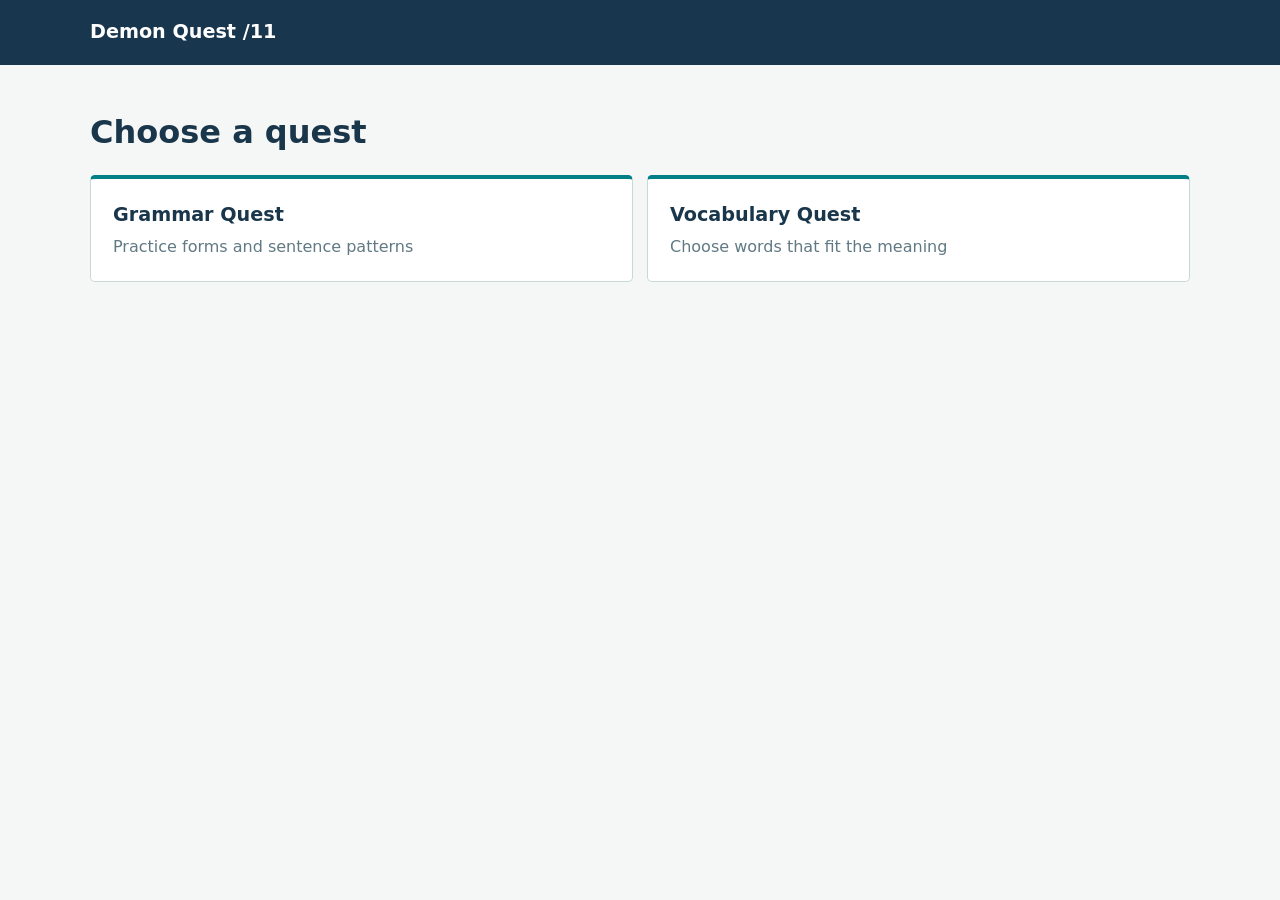
<file: docs/index.html>
<!doctype html>
<html lang="en">
<head>
  <meta charset="utf-8">
  <meta name="viewport" content="width=device-width,initial-scale=1">
  <title>Demon Quest</title>
  <style>
    :root{font:16px/1.5 system-ui,-apple-system,sans-serif;color:#19364b;background:#f5f7f6}
    body{margin:0}
    header{background:#18364e;color:white;padding:18px max(20px,calc((100% - 1100px)/2));font-weight:800;font-size:1.2rem}
    main{max-width:1100px;margin:auto;padding:48px 20px}
    h1{font-size:2rem;line-height:1.2;margin:0 0 24px}
    .modules{display:grid;grid-template-columns:repeat(2,minmax(0,1fr));gap:14px}
    .modules a{display:block;background:white;border:1px solid #c7d9d7;border-top:4px solid #007f86;border-radius:5px;padding:22px;text-decoration:none;color:#19364b}
    .modules a:hover{background:#eaf6f3}
    .modules strong{display:block;font-size:1.2rem}
    .modules span{display:block;color:#607984;margin-top:5px}
    a:focus-visible{outline:3px solid #d89d31;outline-offset:3px}
    @media(max-width:600px){.modules{grid-template-columns:1fr}main{padding:32px 16px}}
  </style>
</head>
<body><header>Demon Quest /11</header><main><h1>Choose a quest</h1><div class="modules"><a href="grammar/"><strong>Grammar Quest</strong><span>Practice forms and sentence patterns</span></a><a href="vocabulary/"><strong>Vocabulary Quest</strong><span>Choose words that fit the meaning</span></a></div></main></body>
</html>
</file>
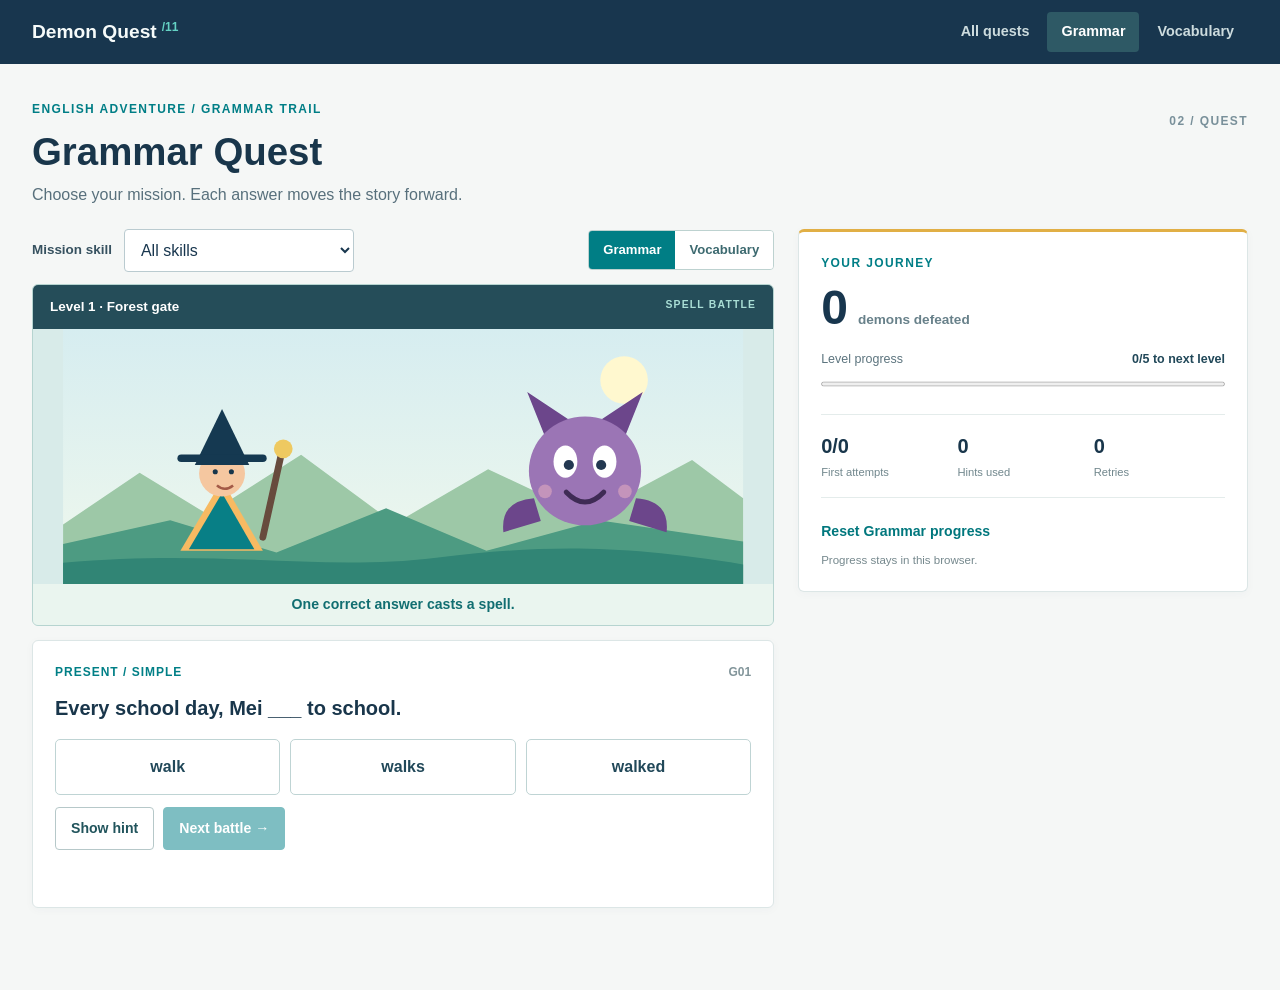
<file: docs/grammar/index.html>
<!doctype html>
<html lang="en"><head><meta charset="utf-8"><meta name="viewport" content="width=device-width,initial-scale=1"><title>Grammar Quest | Demon Quest</title><link rel="stylesheet" href="style.css"><script src="game.js" defer></script></head>
<body class="game-page" data-module="grammar" data-bank="data.json">
<header class="site-header"><div class="header-inner"><a class="brand" href="../">Demon Quest<span class="brand-mark">/11</span></a><nav aria-label="Main navigation"><a href="../">All quests</a><a class="active" href="../grammar/">Grammar</a><a href="../vocabulary/">Vocabulary</a></nav></div></header>
<main class="page-shell"><div class="page-heading game-heading"><div><p class="eyebrow">English adventure / Grammar trail</p><h1>Grammar Quest</h1><p class="lead">Choose your mission. Each answer moves the story forward.</p></div><span class="page-index">02 / Quest</span></div>
<div class="game-layout"><div class="game-main">
<section class="mission-strip"><label for="mission">Mission skill</label><select id="mission"><option value="">All skills</option></select><div class="module-tabs" aria-label="Quest module"><a class="active" href="../grammar/">Grammar</a><a href="../vocabulary/">Vocabulary</a></div></section>
<section class="arena" aria-label="Cartoon demon battle"><div class="arena-top"><span id="battle-title">Level 1 · Forest gate</span><span class="arena-badge">SPELL BATTLE</span></div><svg viewBox="0 0 800 300" role="img" aria-label="A young hero faces a cartoon demon across a forest clearing">
<defs><linearGradient id="sky" x2="0" y2="1"><stop stop-color="#d6edf0"/><stop offset="1" stop-color="#f0f8ed"/></linearGradient></defs>
<rect width="800" height="300" fill="url(#sky)"/><circle cx="660" cy="60" r="28" fill="#fff8cf"/><path d="M0 230 90 169 170 218 280 148 390 229 500 165 617 220 740 154 800 199v101H0Z" fill="#9dc8a7"/><path d="M0 253 126 225 251 263 380 211 498 261 630 225 800 250v50H0Z" fill="#4d9b82"/><path d="M0 275c186-17 299 11 439-6 118-14 211-17 361 8v23H0Z" fill="#318575"/>
<g class="hero" transform="translate(187 170)"><path d="M-49 91 0 8 48 91Z" fill="#f7ba62"/><path d="M-39 89 0 23 38 89Z" fill="#087f86"/><circle cy="0" r="27" fill="#f5c7a0"/><path d="M-32-10 0-76 32-10Z" fill="#153951"/><path d="M-48-18h96" stroke="#153951" stroke-width="9" stroke-linecap="round"/><circle cx="-8" cy="-2" r="3" fill="#17364b"/><circle cx="11" cy="-2" r="3" fill="#17364b"/><path d="M-6 14q9 8 19 0" fill="none" stroke="#a45b47" stroke-width="3"/><path d="M48 75 70-24" stroke="#674b3d" stroke-width="8" stroke-linecap="round"/><circle cx="72" cy="-29" r="11" fill="#eec960"/></g>
<g class="spell"><path d="M268 150h239l-24-17 60 19-60 18 24-17H268Z" fill="#eaba39"/><circle cx="545" cy="152" r="12" fill="#fff2a0"/></g>
<g class="demon" transform="translate(614 167)"><path d="M-42-28-68-93-17-59M42-28 68-93 17-59" fill="#6c468b"/><path d="M-60 32q-40 3-36 40l44-13M60 32q40 3 36 40L52 59" fill="#6c468b"/><ellipse rx="66" ry="64" fill="#9b75b5"/><ellipse cx="-23" cy="-11" rx="14" ry="19" fill="white"/><ellipse cx="23" cy="-11" rx="14" ry="19" fill="white"/><circle cx="-19" cy="-7" r="6" fill="#233851"/><circle cx="19" cy="-7" r="6" fill="#233851"/><path d="M-22 25q22 23 44 0" fill="none" stroke="#3f2b55" stroke-width="6" stroke-linecap="round"/><circle cx="-47" cy="24" r="8" fill="#c494bb"/><circle cx="47" cy="24" r="8" fill="#c494bb"/></g>
<g class="sparkles" fill="#e4a72e"><path d="M556 83l7 19 19 7-19 7-7 19-7-19-19-7 19-7Z"/><path d="M689 160l6 16 16 6-16 6-6 16-6-16-16-6 16-6Z"/><path d="M590 225l5 13 13 5-13 5-5 13-5-13-13-5 13-5Z"/></g></svg><p id="battle-status" role="status">One correct answer casts a spell.</p></section>
<section class="panel question-panel"><div class="question-meta"><span class="tag" id="skill"></span><span id="item-id"></span></div><p id="scaffold" class="scaffold" hidden></p><h2 id="question" tabindex="-1">Loading question...</h2><div id="choices" class="choices"></div><div id="entry-wrap"><label for="entry">Your answer</label><input id="entry" autocomplete="off"></div><div class="action-row"><button id="check" class="primary-button">Check answer</button><button id="hint" class="secondary-button">Show hint</button><button id="next" class="primary-button" disabled>Next battle →</button></div><p id="feedback" class="feedback" role="status"></p></section></div>
<aside class="game-side"><section class="panel progress-panel"><p class="eyebrow">Your journey</p><div class="defeat-total"><strong id="defeats">0</strong><span>demons defeated</span></div><div class="level-line"><span>Level progress</span><strong id="level-progress">0/5 to next level</strong></div><progress id="level-meter" max="5" value="0"></progress><div class="stat-grid"><div><strong id="first-accuracy">0/0</strong><span>First attempts</span></div><div><strong id="hints-count">0</strong><span>Hints used</span></div><div><strong id="retries-count">0</strong><span>Retries</span></div></div><button id="reset" class="text-button">Reset Grammar progress</button><p class="storage-note">Progress stays in this browser.</p></section></aside></div></main></body></html>
</file>
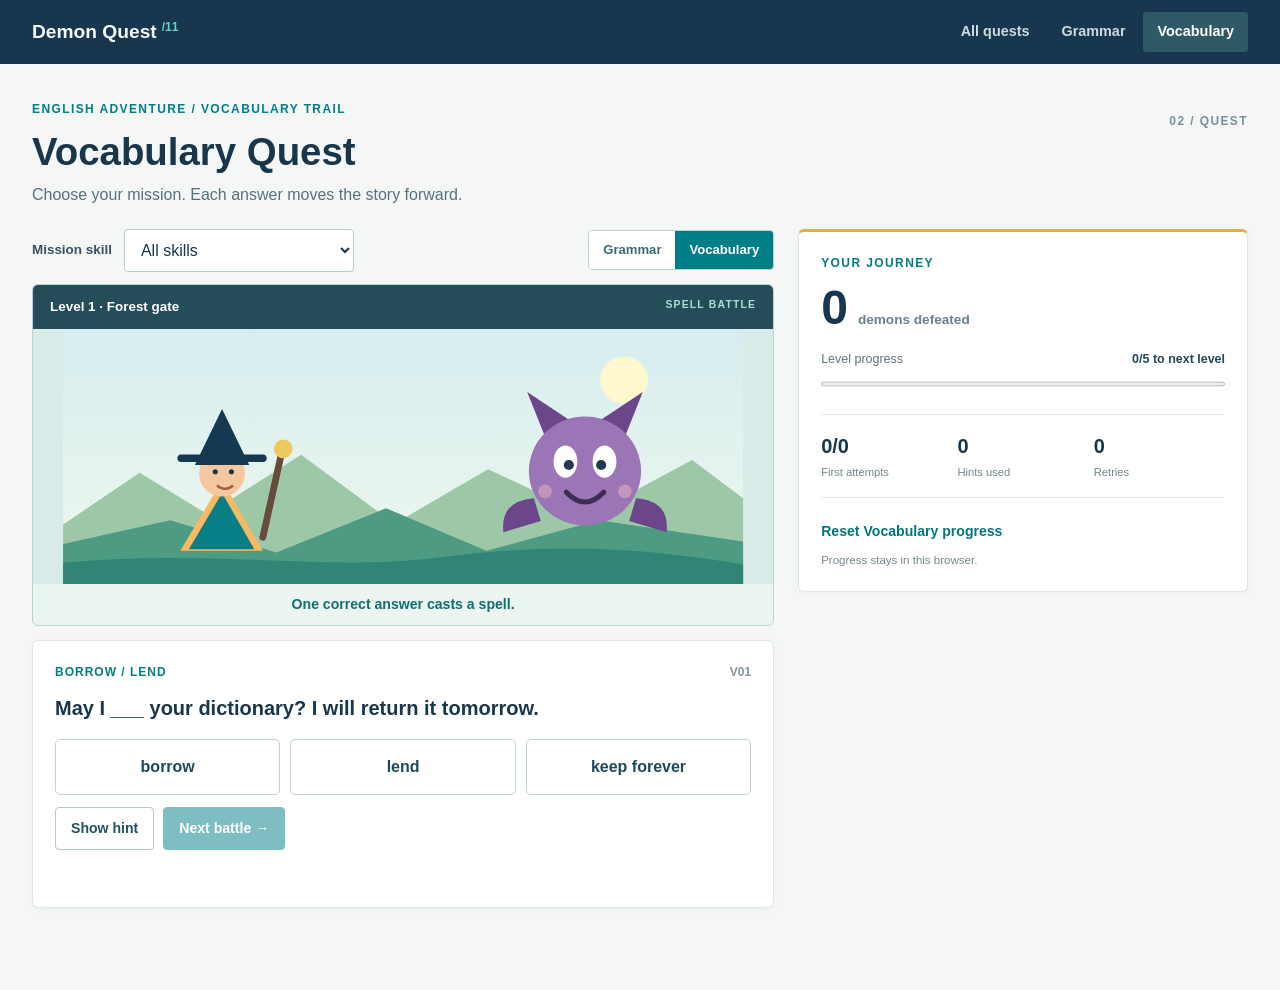
<file: docs/vocabulary/index.html>
<!doctype html>
<html lang="en"><head><meta charset="utf-8"><meta name="viewport" content="width=device-width,initial-scale=1"><title>Vocabulary Quest | Demon Quest</title><link rel="stylesheet" href="style.css"><script src="game.js" defer></script></head>
<body class="game-page" data-module="vocabulary" data-bank="data.json">
<header class="site-header"><div class="header-inner"><a class="brand" href="../">Demon Quest<span class="brand-mark">/11</span></a><nav aria-label="Main navigation"><a href="../">All quests</a><a href="../grammar/">Grammar</a><a class="active" href="../vocabulary/">Vocabulary</a></nav></div></header>
<main class="page-shell"><div class="page-heading game-heading"><div><p class="eyebrow">English adventure / Vocabulary trail</p><h1>Vocabulary Quest</h1><p class="lead">Choose your mission. Each answer moves the story forward.</p></div><span class="page-index">02 / Quest</span></div>
<div class="game-layout"><div class="game-main">
<section class="mission-strip"><label for="mission">Mission skill</label><select id="mission"><option value="">All skills</option></select><div class="module-tabs" aria-label="Quest module"><a href="../grammar/">Grammar</a><a class="active" href="../vocabulary/">Vocabulary</a></div></section>
<section class="arena" aria-label="Cartoon demon battle"><div class="arena-top"><span id="battle-title">Level 1 · Forest gate</span><span class="arena-badge">SPELL BATTLE</span></div><svg viewBox="0 0 800 300" role="img" aria-label="A young hero faces a cartoon demon across a forest clearing">
<defs><linearGradient id="sky" x2="0" y2="1"><stop stop-color="#d6edf0"/><stop offset="1" stop-color="#f0f8ed"/></linearGradient></defs>
<rect width="800" height="300" fill="url(#sky)"/><circle cx="660" cy="60" r="28" fill="#fff8cf"/><path d="M0 230 90 169 170 218 280 148 390 229 500 165 617 220 740 154 800 199v101H0Z" fill="#9dc8a7"/><path d="M0 253 126 225 251 263 380 211 498 261 630 225 800 250v50H0Z" fill="#4d9b82"/><path d="M0 275c186-17 299 11 439-6 118-14 211-17 361 8v23H0Z" fill="#318575"/>
<g class="hero" transform="translate(187 170)"><path d="M-49 91 0 8 48 91Z" fill="#f7ba62"/><path d="M-39 89 0 23 38 89Z" fill="#087f86"/><circle cy="0" r="27" fill="#f5c7a0"/><path d="M-32-10 0-76 32-10Z" fill="#153951"/><path d="M-48-18h96" stroke="#153951" stroke-width="9" stroke-linecap="round"/><circle cx="-8" cy="-2" r="3" fill="#17364b"/><circle cx="11" cy="-2" r="3" fill="#17364b"/><path d="M-6 14q9 8 19 0" fill="none" stroke="#a45b47" stroke-width="3"/><path d="M48 75 70-24" stroke="#674b3d" stroke-width="8" stroke-linecap="round"/><circle cx="72" cy="-29" r="11" fill="#eec960"/></g>
<g class="spell"><path d="M268 150h239l-24-17 60 19-60 18 24-17H268Z" fill="#eaba39"/><circle cx="545" cy="152" r="12" fill="#fff2a0"/></g>
<g class="demon" transform="translate(614 167)"><path d="M-42-28-68-93-17-59M42-28 68-93 17-59" fill="#6c468b"/><path d="M-60 32q-40 3-36 40l44-13M60 32q40 3 36 40L52 59" fill="#6c468b"/><ellipse rx="66" ry="64" fill="#9b75b5"/><ellipse cx="-23" cy="-11" rx="14" ry="19" fill="white"/><ellipse cx="23" cy="-11" rx="14" ry="19" fill="white"/><circle cx="-19" cy="-7" r="6" fill="#233851"/><circle cx="19" cy="-7" r="6" fill="#233851"/><path d="M-22 25q22 23 44 0" fill="none" stroke="#3f2b55" stroke-width="6" stroke-linecap="round"/><circle cx="-47" cy="24" r="8" fill="#c494bb"/><circle cx="47" cy="24" r="8" fill="#c494bb"/></g>
<g class="sparkles" fill="#e4a72e"><path d="M556 83l7 19 19 7-19 7-7 19-7-19-19-7 19-7Z"/><path d="M689 160l6 16 16 6-16 6-6 16-6-16-16-6 16-6Z"/><path d="M590 225l5 13 13 5-13 5-5 13-5-13-13-5 13-5Z"/></g></svg><p id="battle-status" role="status">One correct answer casts a spell.</p></section>
<section class="panel question-panel"><div class="question-meta"><span class="tag" id="skill"></span><span id="item-id"></span></div><p id="scaffold" class="scaffold" hidden></p><h2 id="question" tabindex="-1">Loading question...</h2><div id="choices" class="choices"></div><div id="entry-wrap"><label for="entry">Your answer</label><input id="entry" autocomplete="off"></div><div class="action-row"><button id="check" class="primary-button">Check answer</button><button id="hint" class="secondary-button">Show hint</button><button id="next" class="primary-button" disabled>Next battle →</button></div><p id="feedback" class="feedback" role="status"></p></section></div>
<aside class="game-side"><section class="panel progress-panel"><p class="eyebrow">Your journey</p><div class="defeat-total"><strong id="defeats">0</strong><span>demons defeated</span></div><div class="level-line"><span>Level progress</span><strong id="level-progress">0/5 to next level</strong></div><progress id="level-meter" max="5" value="0"></progress><div class="stat-grid"><div><strong id="first-accuracy">0/0</strong><span>First attempts</span></div><div><strong id="hints-count">0</strong><span>Hints used</span></div><div><strong id="retries-count">0</strong><span>Retries</span></div></div><button id="reset" class="text-button">Reset Vocabulary progress</button><p class="storage-note">Progress stays in this browser.</p></section></aside></div></main></body></html>
</file>
<file: docs/grammar/style.css>
:root{font-family:Inter,ui-sans-serif,-apple-system,BlinkMacSystemFont,"Segoe UI",sans-serif;color:#19364b;background:#f5f7f6;font-size:16px;line-height:1.5}
*{box-sizing:border-box}
[hidden]{display:none!important}
body{margin:0}
button,input,textarea,select{font:inherit}
button{cursor:pointer}
button:disabled{opacity:.5;cursor:not-allowed}
a{color:inherit}
:focus-visible{outline:3px solid #d89d31;outline-offset:3px}
.visually-hidden{position:absolute;width:1px;height:1px;clip:rect(0,0,0,0);overflow:hidden}
.site-header{background:#18364e;color:#f6fbfa}
.header-inner{max-width:1320px;min-height:64px;padding:0 32px;margin:auto;display:flex;align-items:center;justify-content:space-between;gap:24px}
.brand{font-size:1.2rem;font-weight:800;text-decoration:none;white-space:nowrap}
.brand-mark{font-size:.75rem;color:#64d2c4;margin-left:5px;vertical-align:top}
.site-header nav{display:flex;align-items:center;gap:4px;flex-wrap:wrap}
.site-header nav a{padding:9px 14px;border-radius:4px;color:#cddcde;text-decoration:none;font-size:.9rem;font-weight:600}
.site-header nav a:hover,.site-header nav a.active{background:#2e5965;color:#fff}
.page-shell{max-width:1320px;padding:36px 32px 64px;margin:auto}
.page-heading{display:flex;justify-content:space-between;align-items:flex-start;gap:20px;margin-bottom:30px}
.eyebrow,.page-index,.small-label{font-size:.75rem;font-weight:800;letter-spacing:1.4px;text-transform:uppercase;color:#007e86}
h1,h2,p{margin-top:0}
h1{font-size:clamp(1.8rem,2.4rem,2.7rem);line-height:1.14;margin:5px 0 9px;letter-spacing:0}
.lead{color:#58707c;margin:0}
.page-index{white-space:nowrap;margin-top:12px;color:#79909a}
.lab-layout,.game-layout{display:grid;grid-template-columns:minmax(0,1.65fr) minmax(300px,1fr);gap:24px;align-items:start}
.lab-main,.lab-side,.game-main,.game-side{min-width:0}
.panel{background:#fff;border:1px solid #dce6e6;border-radius:6px;padding:22px;margin-bottom:18px;box-shadow:0 2px 10px #17455708}
.section-heading{display:flex;align-items:flex-start;gap:13px;margin-bottom:18px}
.section-heading-outside{margin:26px 0 15px}
.section-heading h2{font-size:1.09rem;line-height:1.25;margin:0 0 3px}
.section-heading p{font-size:.86rem;color:#69808a;margin:0}
.step{flex:0 0 30px;height:30px;display:grid;place-items:center;border-radius:4px;background:#d7f0ed;color:#006f73;font-size:.75rem;font-weight:800}
label,legend{display:block;font-size:.84rem;font-weight:700;color:#375260}
input:not([type=radio]),textarea,select{width:100%;padding:11px 12px;border:1px solid #bacbd0;border-radius:4px;background:#fff;color:#18364e;min-width:0}
input:not([type=radio]):focus,textarea:focus,select:focus{border-color:#00878b;outline:2px solid #b6e7e2}
textarea{resize:vertical}
.field-grid{display:grid;grid-template-columns:1fr 1fr;gap:12px}
label input,label select{margin-top:7px}
.focus-field{border:0;padding:0;margin:18px 0 0}
.focus-field legend{margin-bottom:8px}
.segmented{display:flex;gap:0;border:1px solid #b8cfd0;border-radius:4px;overflow:hidden;width:max-content;max-width:100%}
.segmented label{cursor:pointer}
.segmented input{position:absolute;opacity:0;width:1px;height:1px}
.segmented span{display:block;padding:9px 15px;background:#f6faf9;color:#537077}
.segmented label+label span{border-left:1px solid #b8cfd0}
.segmented input:checked+span{background:#007f86;color:#fff}
.segmented input:focus-visible+span{outline:3px solid #d89d31;outline-offset:-3px}
.sample-label{margin-bottom:14px}
#writing{min-height:265px;line-height:1.7}
.action-row{display:flex;flex-wrap:wrap;align-items:center;gap:9px;margin-top:12px}
.primary-button,.secondary-button,.text-button{border-radius:4px;padding:10px 15px;font-weight:700;font-size:.88rem}
.primary-button{background:#007f86;border:1px solid #007f86;color:#fff}
.primary-button:hover:not(:disabled){background:#00686f}
.secondary-button{background:#fff;border:1px solid #b6c8c9;color:#21545c}
.secondary-button:hover:not(:disabled){background:#edf7f5}
.text-button{border:0;background:transparent;color:#00777d;padding-left:0;padding-right:0;text-align:left}
.text-button:hover{text-decoration:underline}
.status{margin:10px 0 0;color:#3f6d72;font-size:.86rem;min-height:1.3em}
.metric-grid{display:grid;grid-template-columns:repeat(3,minmax(0,1fr));gap:10px}
.metric-card{background:#fff;border:1px solid #dce6e6;border-radius:5px;min-height:125px;padding:15px;display:flex;flex-direction:column}
.metric-card span{color:#55727b;font-size:.78rem;font-weight:700}
.metric-card strong{font-size:1.55rem;line-height:1.2;margin:5px 0;color:#18364e}
.metric-card small{font-size:.72rem;color:#70858b;line-height:1.35}
.more-measures summary{cursor:pointer;font-weight:700;color:#275861}
.measure-row{display:grid;grid-template-columns:minmax(130px,1fr) auto;gap:2px 15px;border-bottom:1px solid #e8eeee;padding:11px 0}
.measure-row:first-child{margin-top:12px}
.measure-row span{font-weight:650}
.measure-row small{grid-column:1/-1;color:#667e84}
#methods{font-size:.78rem;color:#687f83;line-height:1.5;margin:14px 0 0}
.sentence-chart{display:flex;align-items:stretch;gap:3px;height:195px;overflow-x:auto;padding:8px 2px 0;border-bottom:1px solid #bdd2d1}
.chart-bar{flex:1 0 16px;max-width:42px;min-width:16px;border:0;background:transparent;padding:0;display:flex;flex-direction:column;justify-content:flex-end;align-items:center;gap:5px;color:#607a80}
.bar-fill{width:100%;height:var(--bar-height);min-height:8px;background:#4ab0ab;border-radius:2px 2px 0 0;transition:background .15s}
.chart-bar:hover .bar-fill,.chart-bar.selected .bar-fill{background:#0b777e}
.bar-index{font-size:.65rem;line-height:1}
.evidence-quote{margin-top:15px;padding:12px 14px;background:#ecf5f3;border-left:3px solid #00848a;color:#335460;font-size:.84rem;overflow-wrap:anywhere}
.support-panel{border-top:3px solid #0a8a88}
.empty-state{padding:16px;background:#f3f7f6;color:#698087;font-size:.88rem;line-height:1.55}
.support-panel select{margin:6px 0 15px}
blockquote{margin:0;padding:13px 15px;background:#ecf6f3;border-left:3px solid #00848a;font-weight:650;overflow-wrap:anywhere}
#priority-kind{margin:16px 0 6px}
#hint-text{font-size:.9rem;line-height:1.6;margin-bottom:4px}
.example{background:#fdf5df;padding:12px;border-radius:4px;font-size:.85rem;color:#604d22}
.rule-note{border-top:1px solid #e5eeee;padding-top:12px;margin-top:15px;color:#73878b;font-size:.75rem}
.ai-line{margin-top:16px}
.ai-line p{font-size:.76rem;color:#657d83;margin:6px 0 0}
#ai-result{background:#f2f8f6;border-left:3px solid #2e9b93;padding:11px 13px;margin:12px 0 0;font-size:.85rem}
.comparison-text{display:grid;gap:9px}
.comparison-text>div{padding:11px;border:1px solid #e2ebeb;border-radius:4px;background:#fbfdfc}
.comparison-text span{display:block;color:#007f86;font-size:.73rem;font-weight:800;text-transform:uppercase;letter-spacing:1px}
.comparison-text p{font-size:.79rem;color:#4a646d;margin:5px 0 0;line-height:1.5;overflow-wrap:anywhere;white-space:pre-wrap;max-height:145px;overflow-y:auto}
.comparison-row{display:flex;justify-content:space-between;gap:12px;border-bottom:1px solid #e6eeee;padding:8px 0;font-size:.83rem}
.comparison-row strong{white-space:nowrap}
.comparison-panel label{margin-top:16px}
#explanation{min-height:100px;margin-top:7px;font-size:.85rem}
.game-heading{margin-bottom:22px}
.mission-strip{display:flex;align-items:center;gap:12px;margin-bottom:12px}
.mission-strip label{white-space:nowrap}
.mission-strip select{max-width:230px}
.module-tabs{margin-left:auto;display:flex;border:1px solid #bdd2d0;border-radius:4px;overflow:hidden}
.module-tabs a{padding:9px 14px;font-size:.82rem;font-weight:750;text-decoration:none;background:#fff;color:#3d6a70}
.module-tabs a.active{background:#007e85;color:#fff}
.arena{overflow:hidden;border-radius:6px;background:#d8ebe9;border:1px solid #b6d4d0;margin-bottom:14px}
.arena-top{display:flex;justify-content:space-between;gap:15px;padding:12px 17px;background:#254d59;color:#fff;font-size:.84rem;font-weight:800}
.arena-badge{font-size:.65rem;color:#a9ded5;letter-spacing:1.2px}
.arena svg{display:block;width:100%;height:auto;max-height:255px}
.arena p{margin:0;padding:10px 15px;text-align:center;background:#eaf5ef;color:#116e71;font-weight:800;font-size:.88rem}
.spell,.sparkles{opacity:0}
.arena.won .spell{animation:cast .7s ease-out}
.arena.won .demon{opacity:0;transition:opacity .4s .25s}
.arena.won .sparkles{opacity:1;animation:shimmer .75s ease-out}
.arena.blocked .demon{filter:drop-shadow(0 0 8px #74529b)}
@keyframes cast{0%{opacity:0;transform:translateX(-60px)}40%{opacity:1}100%{opacity:0;transform:translateX(120px)}}
@keyframes shimmer{from{opacity:0}to{opacity:1}}
.question-meta{display:flex;justify-content:space-between;gap:10px;color:#82959a;font-size:.75rem;font-weight:800}
.tag{color:#007f86;text-transform:uppercase;letter-spacing:1px}
.question-panel h2{font-size:1.25rem;line-height:1.35;margin:14px 0 17px}
.choices{display:grid;grid-template-columns:repeat(3,minmax(0,1fr));gap:10px}
.choice-button{border:1px solid #bfd4d4;background:#fff;color:#214859;border-radius:5px;padding:15px 10px;min-height:54px;font-weight:750}
.choice-button:hover:not(:disabled),.choice-button:focus-visible{border-color:#007f86;background:#eaf6f3}
#entry-wrap{margin-bottom:12px}
.feedback{margin:15px 0 0;min-height:1.4em;color:#355d66;font-size:.9rem;font-weight:650}
.scaffold{padding:11px 13px;background:#fff5d8;border-left:3px solid #c79027;color:#5d4e2c;font-size:.85rem}
.progress-panel{border-top:3px solid #e1af45}
.defeat-total{display:flex;align-items:baseline;gap:10px;margin:6px 0 18px}
.defeat-total strong{font-size:3rem;line-height:1;color:#18364e}
.defeat-total span{font-size:.85rem;font-weight:700;color:#68818a}
.level-line{display:flex;justify-content:space-between;gap:8px;font-size:.78rem;color:#5c747e}
.level-line strong{color:#214859}
progress{width:100%;height:10px;accent-color:#007e85;margin:10px 0 22px}
.stat-grid{display:grid;grid-template-columns:repeat(3,1fr);gap:5px;border-top:1px solid #e4eceb;border-bottom:1px solid #e4eceb;padding:16px 0}
.stat-grid div{display:flex;flex-direction:column;gap:3px}
.stat-grid strong{font-size:1.25rem}
.stat-grid span{font-size:.7rem;color:#71878d}
.progress-panel .text-button{margin-top:13px}
.storage-note{font-size:.72rem;color:#75888d;margin:0}
@media(max-width:960px){.lab-layout,.game-layout{grid-template-columns:1fr}.lab-side{display:grid;grid-template-columns:1fr 1fr;gap:14px}.lab-side .panel{margin:0}.game-side{grid-row:1}}
@media(max-width:650px){.header-inner{padding:10px 16px;align-items:flex-start;flex-direction:column;gap:7px}.site-header nav{width:100%;gap:0}.site-header nav a{padding:8px 10px;font-size:.79rem}.page-shell{padding:24px 15px 40px}.page-index{display:none}.page-heading{margin-bottom:22px}.panel{padding:17px}.field-grid,.lab-side{display:block}.field-grid label+label{margin-top:12px}.lab-side .panel{margin-bottom:14px}.metric-grid{grid-template-columns:repeat(2,minmax(0,1fr))}.metric-card{min-height:125px}.mission-strip{flex-wrap:wrap}.module-tabs{width:100%;margin-left:0}.module-tabs a{flex:1;text-align:center}.choices{grid-template-columns:1fr}.choice-button{text-align:left;min-height:48px}.arena svg{max-height:210px}.game-side{grid-row:auto}.game-layout{display:flex;flex-direction:column}.game-main,.game-side{width:100%}}
@media(prefers-reduced-motion:reduce){*,*::before,*::after{animation-duration:.01ms!important;transition-duration:.01ms!important;scroll-behavior:auto!important}}
</file>
<file: docs/vocabulary/style.css>
:root{font-family:Inter,ui-sans-serif,-apple-system,BlinkMacSystemFont,"Segoe UI",sans-serif;color:#19364b;background:#f5f7f6;font-size:16px;line-height:1.5}
*{box-sizing:border-box}
[hidden]{display:none!important}
body{margin:0}
button,input,textarea,select{font:inherit}
button{cursor:pointer}
button:disabled{opacity:.5;cursor:not-allowed}
a{color:inherit}
:focus-visible{outline:3px solid #d89d31;outline-offset:3px}
.visually-hidden{position:absolute;width:1px;height:1px;clip:rect(0,0,0,0);overflow:hidden}
.site-header{background:#18364e;color:#f6fbfa}
.header-inner{max-width:1320px;min-height:64px;padding:0 32px;margin:auto;display:flex;align-items:center;justify-content:space-between;gap:24px}
.brand{font-size:1.2rem;font-weight:800;text-decoration:none;white-space:nowrap}
.brand-mark{font-size:.75rem;color:#64d2c4;margin-left:5px;vertical-align:top}
.site-header nav{display:flex;align-items:center;gap:4px;flex-wrap:wrap}
.site-header nav a{padding:9px 14px;border-radius:4px;color:#cddcde;text-decoration:none;font-size:.9rem;font-weight:600}
.site-header nav a:hover,.site-header nav a.active{background:#2e5965;color:#fff}
.page-shell{max-width:1320px;padding:36px 32px 64px;margin:auto}
.page-heading{display:flex;justify-content:space-between;align-items:flex-start;gap:20px;margin-bottom:30px}
.eyebrow,.page-index,.small-label{font-size:.75rem;font-weight:800;letter-spacing:1.4px;text-transform:uppercase;color:#007e86}
h1,h2,p{margin-top:0}
h1{font-size:clamp(1.8rem,2.4rem,2.7rem);line-height:1.14;margin:5px 0 9px;letter-spacing:0}
.lead{color:#58707c;margin:0}
.page-index{white-space:nowrap;margin-top:12px;color:#79909a}
.lab-layout,.game-layout{display:grid;grid-template-columns:minmax(0,1.65fr) minmax(300px,1fr);gap:24px;align-items:start}
.lab-main,.lab-side,.game-main,.game-side{min-width:0}
.panel{background:#fff;border:1px solid #dce6e6;border-radius:6px;padding:22px;margin-bottom:18px;box-shadow:0 2px 10px #17455708}
.section-heading{display:flex;align-items:flex-start;gap:13px;margin-bottom:18px}
.section-heading-outside{margin:26px 0 15px}
.section-heading h2{font-size:1.09rem;line-height:1.25;margin:0 0 3px}
.section-heading p{font-size:.86rem;color:#69808a;margin:0}
.step{flex:0 0 30px;height:30px;display:grid;place-items:center;border-radius:4px;background:#d7f0ed;color:#006f73;font-size:.75rem;font-weight:800}
label,legend{display:block;font-size:.84rem;font-weight:700;color:#375260}
input:not([type=radio]),textarea,select{width:100%;padding:11px 12px;border:1px solid #bacbd0;border-radius:4px;background:#fff;color:#18364e;min-width:0}
input:not([type=radio]):focus,textarea:focus,select:focus{border-color:#00878b;outline:2px solid #b6e7e2}
textarea{resize:vertical}
.field-grid{display:grid;grid-template-columns:1fr 1fr;gap:12px}
label input,label select{margin-top:7px}
.focus-field{border:0;padding:0;margin:18px 0 0}
.focus-field legend{margin-bottom:8px}
.segmented{display:flex;gap:0;border:1px solid #b8cfd0;border-radius:4px;overflow:hidden;width:max-content;max-width:100%}
.segmented label{cursor:pointer}
.segmented input{position:absolute;opacity:0;width:1px;height:1px}
.segmented span{display:block;padding:9px 15px;background:#f6faf9;color:#537077}
.segmented label+label span{border-left:1px solid #b8cfd0}
.segmented input:checked+span{background:#007f86;color:#fff}
.segmented input:focus-visible+span{outline:3px solid #d89d31;outline-offset:-3px}
.sample-label{margin-bottom:14px}
#writing{min-height:265px;line-height:1.7}
.action-row{display:flex;flex-wrap:wrap;align-items:center;gap:9px;margin-top:12px}
.primary-button,.secondary-button,.text-button{border-radius:4px;padding:10px 15px;font-weight:700;font-size:.88rem}
.primary-button{background:#007f86;border:1px solid #007f86;color:#fff}
.primary-button:hover:not(:disabled){background:#00686f}
.secondary-button{background:#fff;border:1px solid #b6c8c9;color:#21545c}
.secondary-button:hover:not(:disabled){background:#edf7f5}
.text-button{border:0;background:transparent;color:#00777d;padding-left:0;padding-right:0;text-align:left}
.text-button:hover{text-decoration:underline}
.status{margin:10px 0 0;color:#3f6d72;font-size:.86rem;min-height:1.3em}
.metric-grid{display:grid;grid-template-columns:repeat(3,minmax(0,1fr));gap:10px}
.metric-card{background:#fff;border:1px solid #dce6e6;border-radius:5px;min-height:125px;padding:15px;display:flex;flex-direction:column}
.metric-card span{color:#55727b;font-size:.78rem;font-weight:700}
.metric-card strong{font-size:1.55rem;line-height:1.2;margin:5px 0;color:#18364e}
.metric-card small{font-size:.72rem;color:#70858b;line-height:1.35}
.more-measures summary{cursor:pointer;font-weight:700;color:#275861}
.measure-row{display:grid;grid-template-columns:minmax(130px,1fr) auto;gap:2px 15px;border-bottom:1px solid #e8eeee;padding:11px 0}
.measure-row:first-child{margin-top:12px}
.measure-row span{font-weight:650}
.measure-row small{grid-column:1/-1;color:#667e84}
#methods{font-size:.78rem;color:#687f83;line-height:1.5;margin:14px 0 0}
.sentence-chart{display:flex;align-items:stretch;gap:3px;height:195px;overflow-x:auto;padding:8px 2px 0;border-bottom:1px solid #bdd2d1}
.chart-bar{flex:1 0 16px;max-width:42px;min-width:16px;border:0;background:transparent;padding:0;display:flex;flex-direction:column;justify-content:flex-end;align-items:center;gap:5px;color:#607a80}
.bar-fill{width:100%;height:var(--bar-height);min-height:8px;background:#4ab0ab;border-radius:2px 2px 0 0;transition:background .15s}
.chart-bar:hover .bar-fill,.chart-bar.selected .bar-fill{background:#0b777e}
.bar-index{font-size:.65rem;line-height:1}
.evidence-quote{margin-top:15px;padding:12px 14px;background:#ecf5f3;border-left:3px solid #00848a;color:#335460;font-size:.84rem;overflow-wrap:anywhere}
.support-panel{border-top:3px solid #0a8a88}
.empty-state{padding:16px;background:#f3f7f6;color:#698087;font-size:.88rem;line-height:1.55}
.support-panel select{margin:6px 0 15px}
blockquote{margin:0;padding:13px 15px;background:#ecf6f3;border-left:3px solid #00848a;font-weight:650;overflow-wrap:anywhere}
#priority-kind{margin:16px 0 6px}
#hint-text{font-size:.9rem;line-height:1.6;margin-bottom:4px}
.example{background:#fdf5df;padding:12px;border-radius:4px;font-size:.85rem;color:#604d22}
.rule-note{border-top:1px solid #e5eeee;padding-top:12px;margin-top:15px;color:#73878b;font-size:.75rem}
.ai-line{margin-top:16px}
.ai-line p{font-size:.76rem;color:#657d83;margin:6px 0 0}
#ai-result{background:#f2f8f6;border-left:3px solid #2e9b93;padding:11px 13px;margin:12px 0 0;font-size:.85rem}
.comparison-text{display:grid;gap:9px}
.comparison-text>div{padding:11px;border:1px solid #e2ebeb;border-radius:4px;background:#fbfdfc}
.comparison-text span{display:block;color:#007f86;font-size:.73rem;font-weight:800;text-transform:uppercase;letter-spacing:1px}
.comparison-text p{font-size:.79rem;color:#4a646d;margin:5px 0 0;line-height:1.5;overflow-wrap:anywhere;white-space:pre-wrap;max-height:145px;overflow-y:auto}
.comparison-row{display:flex;justify-content:space-between;gap:12px;border-bottom:1px solid #e6eeee;padding:8px 0;font-size:.83rem}
.comparison-row strong{white-space:nowrap}
.comparison-panel label{margin-top:16px}
#explanation{min-height:100px;margin-top:7px;font-size:.85rem}
.game-heading{margin-bottom:22px}
.mission-strip{display:flex;align-items:center;gap:12px;margin-bottom:12px}
.mission-strip label{white-space:nowrap}
.mission-strip select{max-width:230px}
.module-tabs{margin-left:auto;display:flex;border:1px solid #bdd2d0;border-radius:4px;overflow:hidden}
.module-tabs a{padding:9px 14px;font-size:.82rem;font-weight:750;text-decoration:none;background:#fff;color:#3d6a70}
.module-tabs a.active{background:#007e85;color:#fff}
.arena{overflow:hidden;border-radius:6px;background:#d8ebe9;border:1px solid #b6d4d0;margin-bottom:14px}
.arena-top{display:flex;justify-content:space-between;gap:15px;padding:12px 17px;background:#254d59;color:#fff;font-size:.84rem;font-weight:800}
.arena-badge{font-size:.65rem;color:#a9ded5;letter-spacing:1.2px}
.arena svg{display:block;width:100%;height:auto;max-height:255px}
.arena p{margin:0;padding:10px 15px;text-align:center;background:#eaf5ef;color:#116e71;font-weight:800;font-size:.88rem}
.spell,.sparkles{opacity:0}
.arena.won .spell{animation:cast .7s ease-out}
.arena.won .demon{opacity:0;transition:opacity .4s .25s}
.arena.won .sparkles{opacity:1;animation:shimmer .75s ease-out}
.arena.blocked .demon{filter:drop-shadow(0 0 8px #74529b)}
@keyframes cast{0%{opacity:0;transform:translateX(-60px)}40%{opacity:1}100%{opacity:0;transform:translateX(120px)}}
@keyframes shimmer{from{opacity:0}to{opacity:1}}
.question-meta{display:flex;justify-content:space-between;gap:10px;color:#82959a;font-size:.75rem;font-weight:800}
.tag{color:#007f86;text-transform:uppercase;letter-spacing:1px}
.question-panel h2{font-size:1.25rem;line-height:1.35;margin:14px 0 17px}
.choices{display:grid;grid-template-columns:repeat(3,minmax(0,1fr));gap:10px}
.choice-button{border:1px solid #bfd4d4;background:#fff;color:#214859;border-radius:5px;padding:15px 10px;min-height:54px;font-weight:750}
.choice-button:hover:not(:disabled),.choice-button:focus-visible{border-color:#007f86;background:#eaf6f3}
#entry-wrap{margin-bottom:12px}
.feedback{margin:15px 0 0;min-height:1.4em;color:#355d66;font-size:.9rem;font-weight:650}
.scaffold{padding:11px 13px;background:#fff5d8;border-left:3px solid #c79027;color:#5d4e2c;font-size:.85rem}
.progress-panel{border-top:3px solid #e1af45}
.defeat-total{display:flex;align-items:baseline;gap:10px;margin:6px 0 18px}
.defeat-total strong{font-size:3rem;line-height:1;color:#18364e}
.defeat-total span{font-size:.85rem;font-weight:700;color:#68818a}
.level-line{display:flex;justify-content:space-between;gap:8px;font-size:.78rem;color:#5c747e}
.level-line strong{color:#214859}
progress{width:100%;height:10px;accent-color:#007e85;margin:10px 0 22px}
.stat-grid{display:grid;grid-template-columns:repeat(3,1fr);gap:5px;border-top:1px solid #e4eceb;border-bottom:1px solid #e4eceb;padding:16px 0}
.stat-grid div{display:flex;flex-direction:column;gap:3px}
.stat-grid strong{font-size:1.25rem}
.stat-grid span{font-size:.7rem;color:#71878d}
.progress-panel .text-button{margin-top:13px}
.storage-note{font-size:.72rem;color:#75888d;margin:0}
@media(max-width:960px){.lab-layout,.game-layout{grid-template-columns:1fr}.lab-side{display:grid;grid-template-columns:1fr 1fr;gap:14px}.lab-side .panel{margin:0}.game-side{grid-row:1}}
@media(max-width:650px){.header-inner{padding:10px 16px;align-items:flex-start;flex-direction:column;gap:7px}.site-header nav{width:100%;gap:0}.site-header nav a{padding:8px 10px;font-size:.79rem}.page-shell{padding:24px 15px 40px}.page-index{display:none}.page-heading{margin-bottom:22px}.panel{padding:17px}.field-grid,.lab-side{display:block}.field-grid label+label{margin-top:12px}.lab-side .panel{margin-bottom:14px}.metric-grid{grid-template-columns:repeat(2,minmax(0,1fr))}.metric-card{min-height:125px}.mission-strip{flex-wrap:wrap}.module-tabs{width:100%;margin-left:0}.module-tabs a{flex:1;text-align:center}.choices{grid-template-columns:1fr}.choice-button{text-align:left;min-height:48px}.arena svg{max-height:210px}.game-side{grid-row:auto}.game-layout{display:flex;flex-direction:column}.game-main,.game-side{width:100%}}
@media(prefers-reduced-motion:reduce){*,*::before,*::after{animation-duration:.01ms!important;transition-duration:.01ms!important;scroll-behavior:auto!important}}
</file>
